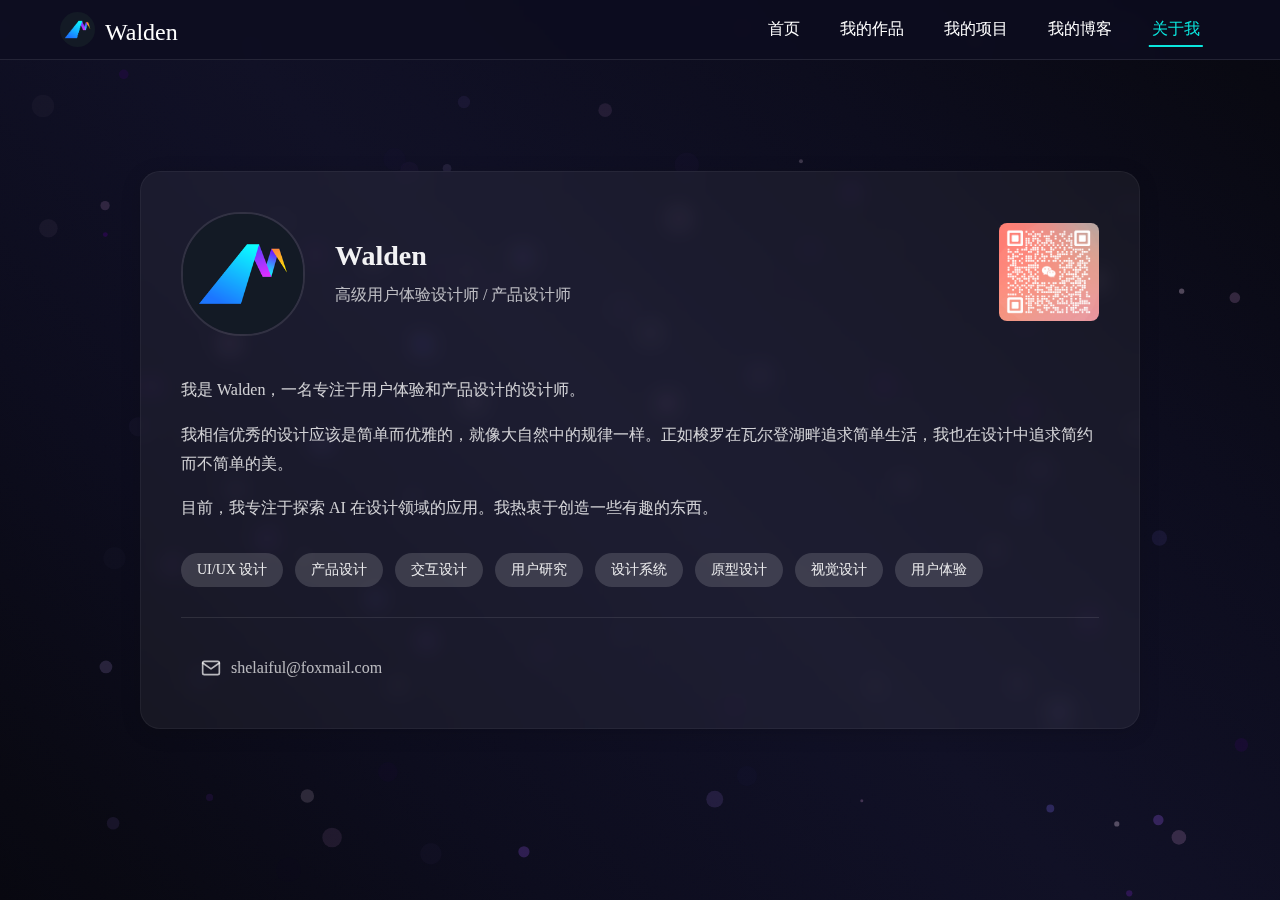
<file: about.html>
<!DOCTYPE html>
<html lang="zh">
<head>
    <meta charset="UTF-8">
    <meta name="viewport" content="width=device-width, initial-scale=1.0">
    <title>Walden - 关于我</title>
    <link rel="stylesheet" href="styles.css">
    <style>
        .content-container {
            width: 100%;
            height: 100vh;
            overflow-y: auto;
            scroll-snap-type: y mandatory;
            scroll-behavior: smooth;
            position: fixed;
            top: 0;
            left: 0;
            z-index: 3;
            display: flex;
            justify-content: center;
            align-items: center;
        }

        .about-container {
            max-width: 1000px;
            padding: 0 40px;
        }

        .about-content {
            background: rgba(255, 255, 255, 0.05);
            border-radius: 20px;
            padding: 40px;
            border: 1px solid rgba(255, 255, 255, 0.05);
            box-shadow: 0 4px 20px rgba(0, 0, 0, 0.15);
            backdrop-filter: blur(10px);
        }

        .profile-header {
            display: flex;
            align-items: center;
            margin-bottom: 40px;
            gap: 30px;
        }

        .profile-image {
            width: 120px;
            height: 120px;
            border-radius: 60px;
            object-fit: cover;
            border: 2px solid rgba(255, 255, 255, 0.1);
        }

        .profile-info {
            flex: 1;
        }

        .profile-info h1 {
            font-size: 28px;
            margin: 0 0 10px 0;
            color: rgba(255, 255, 255, 0.95);
        }

        .profile-info p {
            font-size: 16px;
            color: rgba(255, 255, 255, 0.7);
            margin: 0;
            line-height: 1.6;
        }

        .wechat-qrcode {
            margin-left: auto;
            text-align: center;
        }

        .wechat-qrcode img {
            width: 100px;
            border-radius: 8px;
        }

        .about-text {
            color: rgba(255, 255, 255, 0.8);
            line-height: 1.8;
            font-size: 16px;
            margin-bottom: 30px;
        }

        .skills {
            display: flex;
            flex-wrap: wrap;
            gap: 12px;
            margin-top: 30px;
        }

        .skill-tag {
            background: rgba(255, 255, 255, 0.1);
            padding: 8px 16px;
            border-radius: 20px;
            font-size: 14px;
            color: rgba(255, 255, 255, 0.9);
            backdrop-filter: blur(5px);
        }

        .contact-info {
            margin-top: 30px;
        }

        .email-link {
            display: flex;
            align-items: center;
            gap: 10px;
            color: rgba(255, 255, 255, 0.7);
            text-decoration: none;
        }

        @media (max-width: 768px) {
            .profile-header {
                flex-direction: column;
                text-align: center;
            }

            .wechat-qrcode {
                margin: 20px auto 0;
            }

            .about-container {
                padding: 0 20px;
                margin: 80px auto 40px;
            }
        }
    </style>
</head>
<body>
    <canvas id="particleCanvas"></canvas>
    <div id="backgroundCanvas"></div>
    <div class="gradient-background"></div>

    <header class="navbar">
        <a href="index.html" class="logo">
            <img src="images/profile/logo.png" alt="网站 Logo">
            <span>Walden</span>
        </a>
        <ul>
            <li><a href="index.html">首页</a></li>
            <li><a href="portfolio.html">我的作品</a></li>
            <li><a href="projects.html">我的项目</a></li>
            <li><a href="blog.html">我的博客</a></li>
            <li><a href="about.html" class="active">关于我</a></li>
        </ul>
    </header>

    <div class="content-container">
        <div class="about-container">
            <div class="about-content">
                <div class="profile-header">
                    <img src="images/profile/logo.png" alt="个人照片" class="profile-image">
                    <div class="profile-info">
                        <h1>Walden</h1>
                        <p>高级用户体验设计师 / 产品设计师</p>
                    </div>
                    <div class="wechat-qrcode">
                        <img src="images/profile/wechat.jpg" alt="微信二维码">
                    </div>
                </div>

                <div class="about-text">
                    <p>我是 Walden，一名专注于用户体验和产品设计的设计师。</p>
                    
                    <p>我相信优秀的设计应该是简单而优雅的，就像大自然中的规律一样。正如梭罗在瓦尔登湖畔追求简单生活，我也在设计中追求简约而不简单的美。</p>
                    
                    <p>目前，我专注于探索 AI 在设计领域的应用。我热衷于创造一些有趣的东西。</p>
                </div>

                <div class="skills">
                    <span class="skill-tag">UI/UX 设计</span>
                    <span class="skill-tag">产品设计</span>
                    <span class="skill-tag">交互设计</span>
                    <span class="skill-tag">用户研究</span>
                    <span class="skill-tag">设计系统</span>
                    <span class="skill-tag">原型设计</span>
                    <span class="skill-tag">视觉设计</span>
                    <span class="skill-tag">用户体验</span>
                </div>

                <div class="contact-info">
                    <a href="mailto:shelaiful@foxmail.com" class="email-link">
                        <svg width="20" height="20" viewBox="0 0 24 24" fill="none" xmlns="http://www.w3.org/2000/svg">
                            <path d="M4 4H20C21.1 4 22 4.9 22 6V18C22 19.1 21.1 20 20 20H4C2.9 20 2 19.1 2 18V6C2 4.9 2.9 4 4 4Z" stroke="currentColor" stroke-width="2" stroke-linecap="round" stroke-linejoin="round"/>
                            <path d="M22 6L12 13L2 6" stroke="currentColor" stroke-width="2" stroke-linecap="round" stroke-linejoin="round"/>
                        </svg>
                        <span>shelaiful@foxmail.com</span>
                    </a>
                </div>
            </div>
        </div>
    </div>

    <footer class="footer">
        <a href="privacy-policy.html">隐私政策</a>
    </footer>

    <!-- 添加动态背景代码 -->
    <script src="js/background-animation.js"></script>

    <script>
    // 页脚显示控制
    const footer = document.querySelector('.footer');
    const container = document.querySelector('.content-container');
    
    container.addEventListener('scroll', () => {
        const scrollPosition = container.scrollTop + container.clientHeight;
        const totalHeight = container.scrollHeight;
        
        if (totalHeight - scrollPosition < 50) {
            footer.classList.add('visible');
        } else {
            footer.classList.remove('visible');
        }
    });
    </script>
</body>
</html>
</file>
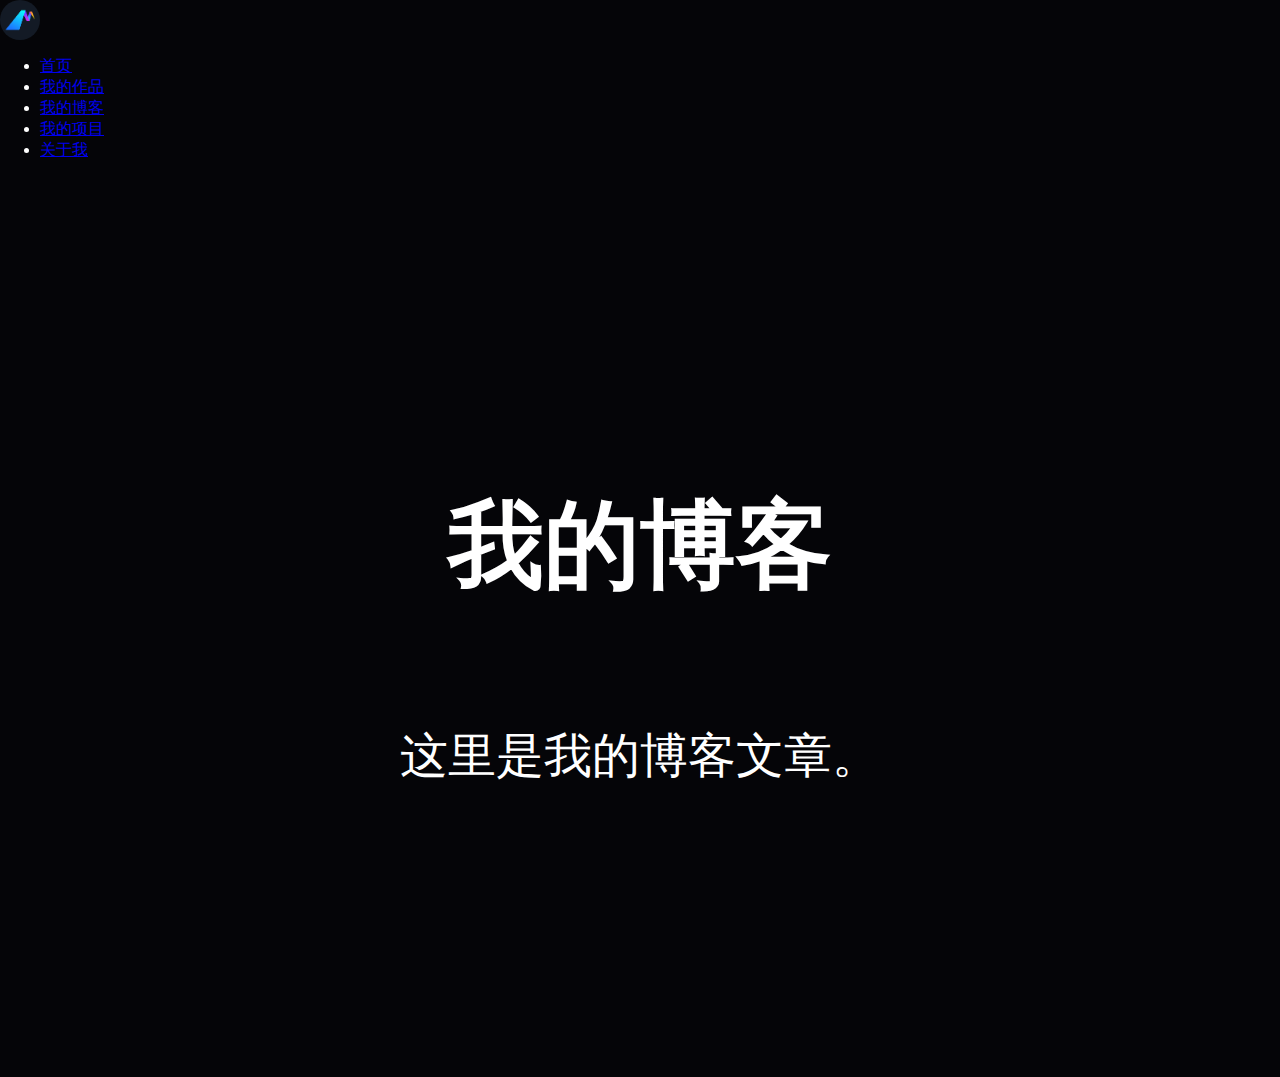
<file: blog.html>
<!DOCTYPE html>
<html lang="zh">
<head>
    <meta charset="UTF-8">
    <meta name="viewport" content="width=device-width, initial-scale=1.0">
    <title>Walden - 我的博客</title>
    <link rel="stylesheet" href="styles.css">
</head>
<body>
    <header>
        <div class="logo"><img src="images/profile/logo.png" alt="网站 Logo" style="height: 40px;"></div>
        <ul>
            <li><a href="../index.html">首页</a></li>
            <li><a href="../portfolio.html">我的作品</a></li>
            <li><a href="blog.html">我的博客</a></li>
            <li><a href="../projects.html">我的项目</a></li>
            <li><a href="../about.html">关于我</a></li>
        </ul>
    </header>
    <div class="content">
        <h1>我的博客</h1>
        <p>这里是我的博客文章。</p>
    </div>
</body>
</html>
</file>
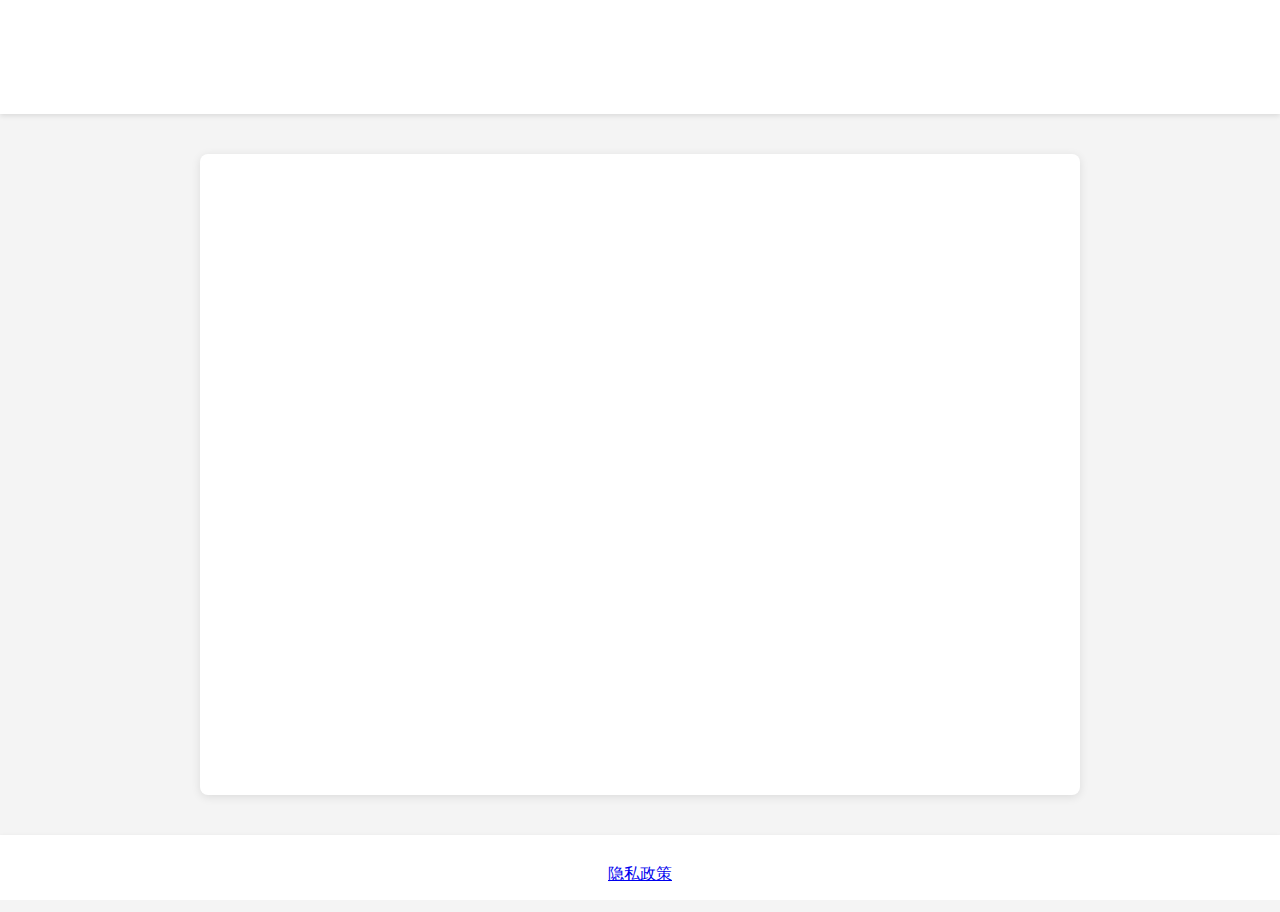
<file: privacy-policy.html>
<!DOCTYPE html>
<html lang="zh">
<head>
    <meta charset="UTF-8">
    <meta name="viewport" content="width=device-width, initial-scale=1.0">
    <title>隐私政策</title>
    <link rel="stylesheet" href="styles.css"> <!-- 连接到您的样式表 -->
    <style>
        body {
            background-color: #f4f4f4; /* 使用首页的背景色 */
            font-family: Arial, sans-serif;
            line-height: 1.6;
            margin: 0;
            padding: 0;
            display: flex;
            flex-direction: column;
            min-height: 100vh;
        }
        header, footer {
            text-align: center;
            padding: 10px;
            background: #fff;
            box-shadow: 0 2px 5px rgba(0, 0, 0, 0.1);
        }
        main {
            max-width: 800px;
            margin: 40px auto;
            padding: 40px;
            background: #fff;
            border-radius: 8px;
            box-shadow: 0 2px 10px rgba(0, 0, 0, 0.1);
            flex: 1;
        }
    </style>
</head>
<body>
    <header>
        <h1>OptionOne 隐私政策说明</h1>
    </header>
    <main>
        <section>
            <h2>关于 Chrome 插件应用市场的隐私说明</h2>
            <p>我们非常重视用户的隐私。此隐私政策旨在说明我们在使用 Chrome 插件时如何收集、使用和保护您的信息。</p>
        </section>
        <section>
            <h2>数据收集</h2>
            <p>我们仅获取用户的浏览记录，以便为您提供更好的服务。这些数据将帮助我们改进插件的功能和用户体验。</p>
        </section>
        <section>
            <h2>数据存储</h2>
            <p>所有的信息都保存在本地设备上，我们不使用云端存储。这意味着您的数据不会被上传到任何外部服务器。</p>
        </section>
        <section>
            <h2>用户行为</h2>
            <p>我们不会获取用户的行为数据。您的使用习惯和行为将不会被记录或分析。</p>
        </section>
        <section>
            <h2>免责声明</h2>
            <p>请注意，虽然我们采取了一切合理的措施来保护您的隐私，但没有任何系统是绝对安全的。使用本插件即表示您同意我们收集和使用您的信息的方式。</p>
        </section>
    </main>
    <footer>
        <p><a href="privacy-policy.html">隐私政策</a></p>
    </footer>
</body>
</html>
</file>
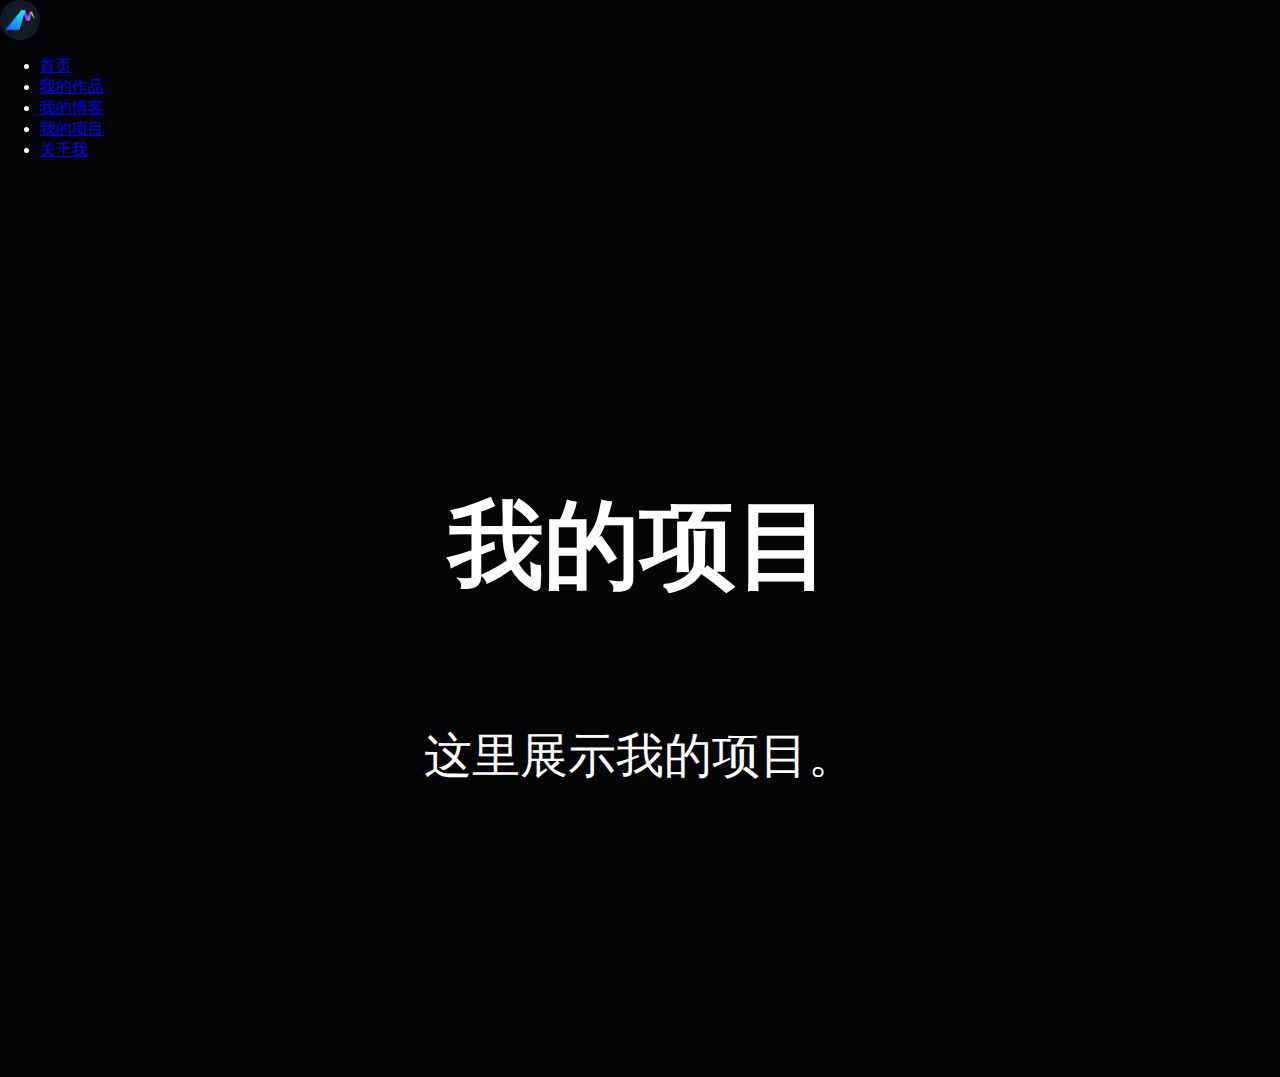
<file: projects.html>
<!DOCTYPE html>
<html lang="zh">
<head>
    <meta charset="UTF-8">
    <meta name="viewport" content="width=device-width, initial-scale=1.0">
    <title>Walden - 我的项目</title>
    <link rel="stylesheet" href="styles.css">
</head>
<body>
    <header>
        <div class="logo"><img src="images/profile/logo.png" alt="网站 Logo" style="height: 40px;"></div>
        <ul>
            <li><a href="index.html">首页</a></li>
            <li><a href="portfolio.html">我的作品</a></li>
            <li><a href="blog.html">我的博客</a></li>
            <li><a href="projects.html">我的项目</a></li>
            <li><a href="about.html">关于我</a></li>
        </ul>
    </header>
    <div class="content">
        <h1>我的项目</h1>
        <p>这里展示我的项目。</p>
    </div>
</body>
</html>
</file>
<file: styles.css>
/* 公共背景样式 */
#backgroundCanvas {
    position: fixed;
    top: 0;
    left: 0;
    width: 100%;
    height: 100%;
    z-index: -1;
}

.dynamic-shape {
    transition: left 0.5s, top 0.5s;
}

body {
    margin: 0;
    padding: 0;
    height: 100%;
    background-color: #050508;
    color: #fff;
    overflow-x: hidden;
}

html {
    margin: 0;
    padding: 0;
    height: 100%;
    scroll-behavior: smooth;
    scroll-snap-type: y mandatory;
    overflow-y: scroll;
}

.gradient-background {
    position: fixed;
    top: 0;
    left: 0;
    width: 100%;
    height: 100%;
    background: linear-gradient(225deg, 
        #080810 0%,
        #0d0d1f 25%,
        #111128 50%,
        #0d0d1f 75%,
        #080810 100%
    );
    opacity: 0.95;
    z-index: 0;
}

.gradient-background::before {
    content: '';
    position: absolute;
    top: 0;
    left: 0;
    width: 100%;
    height: 100%;
    background-image: url("data:image/svg+xml,%3Csvg viewBox='0 0 400 400' xmlns='http://www.w3.org/2000/svg'%3E%3Cfilter id='noiseFilter'%3E%3CfeTurbulence type='fractalNoise' baseFrequency='0.9' numOctaves='3' stitchTiles='stitch'/%3E%3C/filter%3E%3Crect width='100%25' height='100%25' filter='url(%23noiseFilter)'/%3E%3C/svg%3E");
    opacity: 0.05;
    pointer-events: none;
    mix-blend-mode: overlay;
}

@keyframes gradient {
    0% { background-position: 0% 50%; }
    50% { background-position: 100% 50%; }
    100% { background-position: 0% 50%; }
}

.content {
    width: 100%;
    position: relative;
    z-index: 1;
    color: white;
    display: flex;
    justify-content: center;
    align-items: center;
    min-height: 100vh;
    font-size: 48px;
    flex-direction: column;
}

.navbar {
    position: fixed;
    top: 0;
    left: 0;
    width: 100%;
    background-color: rgba(13, 13, 31, 0.8);
    backdrop-filter: blur(10px); /* 添加毛玻璃效果 */
    padding: 5px 50px;
    height: 60px;
    display: flex;
    justify-content: space-between;
    align-items: center;
    box-sizing: border-box;
    z-index: 1001; /* 确保导航栏在最上层 */
    border-bottom: 1px solid rgba(255, 255, 255, 0.1);
}

.logo img {
    height: 40px;
    border-radius: 50%;
    margin-right: 10px;
}

.navbar ul {
    list-style: none;
    margin: 0;
    padding: 0;
    display: flex;
}

.navbar li {
    margin-right: 20px;
}

.navbar a {
    color: white;
    text-decoration: none;
    padding: 10px;
    transition: all 0.3s ease;
    position: relative;
}

.navbar a:hover,
.navbar a.active {
    color: #0AE5DD;
}

.navbar a::after {
    content: '';
    position: absolute;
    bottom: 0;
    left: 50%;
    width: 0;
    height: 2px;
    background: #0AE5DD;
    transition: all 0.3s ease;
    transform: translateX(-50%);
}

.navbar a:hover::after,
.navbar a.active::after {
    width: 80%;
}

.logo {
    display: flex;
    align-items: center;
    cursor: pointer;
    text-decoration: none;
    color: white !important;
}

.logo:hover {
    color: white !important;
}

.logo img {
    height: 35px;
    border-radius: 50%;
    margin-right: 10px;
}

.logo span {
    color: white;
    font-size: 24px;
    margin-top: 5px;
}

.logo::after {
    display: none;
}

.main-title {
    font-size: 120px;
    margin: 0 0 20px 0;
    text-transform: uppercase;
    font-weight: 800;
    text-shadow: 0 0 10px rgba(255, 255, 255, 0.3);
    font-family: Arial, sans-serif;
    display: flex;
    justify-content: center;
}

.main-title span {
    display: inline-block;
    margin: 0 0.4em;
    transition: transform 0.3s cubic-bezier(0.34, 1.56, 0.64, 1);
    background: linear-gradient(180deg, 
        rgba(255, 255, 255, 0.95) 0%,
        rgba(255, 255, 255, 0) 100%
    );
    -webkit-background-clip: text;
    background-clip: text;
    color: transparent;
    position: relative;
}

.main-title span:nth-child(2) {  /* 选择字母 A */
    background: linear-gradient(180deg, 
        rgba(10, 229, 221, 0.95) 0%,  /* #0AE5DD */
        rgba(10, 229, 221, 0) 100%
    );
    -webkit-background-clip: text;
    background-clip: text;
}

.main-title span:hover {
    animation: fallAndReturn 0.8s cubic-bezier(.17,.67,.83,.67);
}

@keyframes fallAndReturn {
    0% {
        transform: translateY(0);
    }
    40% {
        transform: translateY(100px);
        opacity: 0;
    }
    41% {
        transform: translateY(-100px);
        opacity: 0;
    }
    100% {
        transform: translateY(0);
        opacity: 1;
    }
}

.subtitle {
    font-size: 18px;
    font-weight: 300;
    color: rgba(255, 255, 255, 0.6);
    letter-spacing: 16px;
}

/* 添加动态背景容器样式 */
#particleCanvas {
    position: fixed;
    top: 0;
    left: 0;
    width: 100%;
    height: 100%;
    z-index: 1;
    pointer-events: none;
}

/* 添加一个透明的事件层来处理鼠标事件 */
.mouse-events-layer {
    position: fixed;
    top: 0;
    left: 0;
    width: 100%;
    height: 100%;
    z-index: 2;
    pointer-events: none; /* 默认不接收事件 */
}

/* 添加全屏滚动相关样式 */
.section {
    height: 100vh;
    width: 100%;
    display: flex;
    flex-direction: column;
    justify-content: center;
    align-items: center;
    scroll-snap-align: start;
    position: relative;
    overflow: hidden;
    padding: 0;
    opacity: 0;
    transform: translateY(50px);
    transition: opacity 0.5s cubic-bezier(0.4, 0, 0.2, 1),
                transform 0.8s cubic-bezier(0.34, 1.56, 0.64, 1);
}

.section.active {
    opacity: 1;
    transform: translateY(0);
}

/* 为每个section添加不同的延迟,创造层次感 */
.section:nth-child(1) { transition-delay: 0.2s; }
.section:nth-child(2) { transition-delay: 0.4s; }
.section:nth-child(3) { transition-delay: 0.6s; }
.section:nth-child(4) { transition-delay: 0.8s; }

/* 添加容器样式 */
.content-container {
    width: 100%;
    height: 100vh;
    overflow-y: auto;
    scroll-snap-type: y mandatory;
    scroll-behavior: smooth;
    position: fixed;
    top: 0;
    left: 0;
    z-index: 3; /* 确保内容在事件层之上 */
}

/* 保内容在固定容器中确显示 */
.featured-works {
    display: grid;
    grid-template-columns: repeat(4, 1fr);
    gap: 24px; /* 增加卡片间距 */
    width: 1200px; /* 固定宽度 */
    margin: 40px auto;
    padding: 0;
}

/* 自定义滚动条样式 */
.featured-works::-webkit-scrollbar {
    width: 6px;
}

.featured-works::-webkit-scrollbar-track {
    background: transparent;
}

.featured-works::-webkit-scrollbar-thumb {
    background-color: rgba(255, 255, 255, 0.3);
    border-radius: 3px;
}

/* 优化卡片样式 */
.work-card {
    background: rgba(13, 13, 31, 0.4);
    border-radius: 16px;
    overflow: hidden;
    transition: all 0.5s ease;
    border: 1px solid rgba(255, 255, 255, 0.05);
    box-shadow: 0 4px 20px rgba(0, 0, 0, 0.15);
    opacity: 0;
}

/* 为每个卡片添加不同的延迟，总时长控制在2秒内 */
.section.active .work-card:nth-child(1) { 
    transition-delay: 0.1s;
}
.section.active .work-card:nth-child(2) { 
    transition-delay: 0.3s;
}
.section.active .work-card:nth-child(3) { 
    transition-delay: 0.5s;
}
.section.active .work-card:nth-child(4) { 
    transition-delay: 0.7s;
}

/* 当section激活时显示卡片 */
.section.active .work-card {
    opacity: 1;
}

/* 修改hover效果 */
.work-card:hover {
    transform: translateY(-8px);
    border-color: rgba(255, 255, 255, 0.1);
    box-shadow: 0 8px 30px rgba(0, 0, 0, 0.25);
    background: rgba(13, 13, 31, 0.6);
}

/* 调整卡片图片大小 */
.work-card img {
    width: 100%;
    height: 180px; /* 增加图片高度 */
    object-fit: cover;
    transition: transform 0.4s ease;
}

.work-card:hover img {
    transform: scale(1.05);
}

/* 优化卡片内容样式 */
.work-card-content {
    padding: 20px; /* 增加内容区域内边距 */
    background: rgba(13, 13, 31, 0.8);
}

.work-card h3 {
    font-size: 18px; /* 增大标题字 */
    margin: 0 0 10px 0;
    color: rgba(255, 255, 255, 0.95);
    font-weight: 500;
}

.work-card p {
    font-size: 15px; /* 增大描述文字字号 */
    margin: 0;
    color: rgba(255, 255, 255, 0.7);
    line-height: 1.5;
}

/* 调整响应式布局的断点和宽度 */
@media (max-width: 1400px) {
    .featured-works {
        width: 90%;
        max-width: 1200px;
    }
}

@media (max-width: 1200px) {
    .featured-works {
        grid-template-columns: repeat(3, 1fr);
    }
}

@media (max-width: 900px) {
    .featured-works {
        grid-template-columns: repeat(2, 1fr);
    }
}

@media (max-width: 600px) {
    .featured-works {
        grid-template-columns: 1fr;
        width: calc(100% - 40px);
        padding: 0 20px;
    }
}

/* 添加基础样式 */
.section {
    text-align: center;
    color: #fff;
}

/* 首屏样式 */
.hero-section {
    display: flex;
    flex-direction: column;
    justify-content: center;
    align-items: center;
    justify-content: center;
    padding-top: 0;
}

/* 调整作品展示区域的上下间距 */
.section > h2 {
    margin-top: 80px;
    margin-bottom: 40px;
}

/* 调整卡片容器位置 */
.featured-works {
    margin-top: 0;
    padding-top: 0;
}

/* 调标题样式 */
.section-title {
    font-size: 24px;
    color: #fff;
    margin-bottom: 60px;
    text-shadow: 0 0 10px rgba(255, 255, 255, 0.3);
    position: relative;
}

/* 添加标题下划线效果 */
.section-title::after {
    content: '';
    position: absolute;
    bottom: -10px;
    left: 50%;
    transform: translateX(-50%);
    width: 40px;
    height: 2px;
    background: rgba(255, 255, 255, 0.3);
}

/* 调整作品展示区域容器 */
.featured-works {
    width: 1200px;
    display: grid;
    grid-template-columns: repeat(4, 1fr);
    gap: 24px;
    padding: 0;
    margin: 0 auto;
}

/* 调整时间轴容器 */
.timeline {
    max-width: 800px;
    margin: 0 auto;
    padding: 0 20px;
    position: relative;
}

/* 时间轴目样式 */
.timeline-item {
    position: relative;
    padding: 20px 0 20px 40px;
    border-left: 2px solid rgba(255, 255, 255, 0.2);
    margin-left: 20px;
    text-align: left;
}

/* 时间轴圆点 */
.timeline-item::before {
    content: '';
    position: absolute;
    left: -11px;
    top: 24px;
    width: 20px;
    height: 20px;
    border-radius: 50%;
    background: #111128;
    border: 2px solid rgba(255, 255, 255, 0.8);
    box-shadow: 0 0 10px rgba(255, 255, 255, 0.2);
    transition: all 0.3s ease;
}

/* 时间轴项目停效果 */
.timeline-item:hover::before {
    background: #1a1a3a;
    transform: scale(1.2);
    box-shadow: 0 0 15px rgba(255, 255, 255, 0.3);
}

/* 时间日期样式 */
.timeline-date {
    font-size: 0.9em;
    color: rgba(255, 255, 255, 0.7);
    margin-bottom: 8px;
    font-weight: 500;
}

/* 时间轴内容样式 */
.timeline-content {
    color: rgba(255, 255, 255, 0.9);
}

.timeline-content h3 {
    font-size: 20px;
    margin: 0 0 10px 0;
    color: rgba(255, 255, 255, 0.95);
    font-weight: 500;
}

.timeline-content p {
    font-size: 15px;
    line-height: 1.6;
    color: rgba(255, 255, 255, 0.7);
    margin: 0;
}

/* 时间轴接线动画 */
.timeline-item::after {
    content: '';
    position: absolute;
    left: -2px;
    top: 0;
    height: 100%;
    width: 2px;
    background: linear-gradient(
        to bottom,
        rgba(255, 255, 255, 0) 0%,
        rgba(255, 255, 255, 0.3) 50%,
        rgba(255, 255, 255, 0) 100%
    );
    opacity: 0;
    transition: opacity 0.3s ease;
}

.timeline-item:hover::after {
    opacity: 1;
}

/* 响应式调整 */
@media (max-width: 768px) {
    .timeline {
        padding: 0 15px;
    }
    
    .timeline-item {
        padding: 15px 0 15px 30px;
        margin-left: 15px;
    }
    
    .timeline-content h3 {
        font-size: 18px;
    }
    
    .timeline-content p {
        font-size: 14px;
    }
}

/* 首屏特殊样式 */
.hero-section {
    justify-content: center;
    padding: 0;
}

/* 响应式调整 */
@media (max-height: 800px) {
    .section-title {
        margin-bottom: 40px;
    }
}

@media (max-width: 1400px) {
    .featured-works {
        width: 90%;
        max-width: 1200px;
    }
}

/* 修改页脚样式 */
.footer {
    position: fixed;
    bottom: 0;
    left: 0;
    width: 100%;
    padding: 15px 0;
    background: rgba(13, 13, 31, 0.8);
    backdrop-filter: blur(10px);
    border-top: 1px solid rgba(255, 255, 255, 0.1);
    z-index: 1001; /* 确保页脚在最上层 */
    text-align: center;
    opacity: 0; /* 默认隐藏 */
    transition: opacity 0.3s ease;
    pointer-events: none; /* 默认不可点击 */
}

.footer.visible {
    opacity: 1;
    pointer-events: auto; /* 可以点击 */
}

.footer a {
    color: rgba(255, 255, 255, 0.7);
    text-decoration: none;
    font-size: 14px;
    transition: color 0.3s ease;
}

.footer a:hover {
    color: rgba(255, 255, 255, 0.9);
}

.loading-screen {
    position: fixed;
    top: 0;
    left: 0;
    width: 100%;
    height: 100%;
    background: #050508;
    z-index: 9999;
    display: flex;
    justify-content: center;
    align-items: center;
    transition: opacity 0.5s ease;
}

.loading-content {
    text-align: center;
}

.loading-logo {
    text-align: center;
    display: flex;
    justify-content: center;
}

.loading-logo > span {
    font-size: 60px;
    font-weight: 800;
    letter-spacing: 2em;
    text-transform: uppercase;
    display: flex;
    justify-content: center;
    align-items: center;
    padding-left: 2em;
}

.loading-logo span[data-letter] {
    opacity: 1;
    transition: color 0.3s ease, opacity 0.3s ease;
    color: rgba(255, 255, 255, 0.3);
    display: inline-block;
    width: auto;
    text-align: center;
    margin: 0;
}

.loading-logo span[data-letter].active {
    color: #0AE5DD;
    opacity: 1;  /* 确保激活时完全不透明 */
}

.loading-bar {
    width: calc(120px + 2em * 5);
    height: 3px;
    background: rgba(255, 255, 255, 0.1);
    border-radius: 3px;
    overflow: hidden;
    margin-top: 30px;
    position: relative;
    left: 50%;
    transform: translateX(-50%);
}

.loading-progress {
    width: 0;
    height: 100%;
    background: #0AE5DD;
    transition: width 0.3s ease;
}

.loading-screen.fade-out {
    opacity: 0;
    pointer-events: none;
}

/* 联系方式样式 */
.contact-info {
    margin-top: 40px;
    padding-top: 30px;
    border-top: 1px solid rgba(255, 255, 255, 0.1);
    text-align: center;
}

.email-link {
    display: inline-flex;
    align-items: center;
    gap: 10px;
    color: rgba(255, 255, 255, 0.7);
    text-decoration: none;
    transition: all 0.3s ease;
    padding: 10px 20px;
    border-radius: 8px;
}

.email-link:hover {
    color: #0AE5DD;
    background: rgba(10, 229, 221, 0.1);
}

.email-link svg {
    transition: transform 0.3s ease;
}

.email-link svg,
.email-link span {
    transition: transform 0.3s ease;
}

.email-link:hover svg,
.email-link:hover span {
    transform: translateY(-2px);
}
</file>
